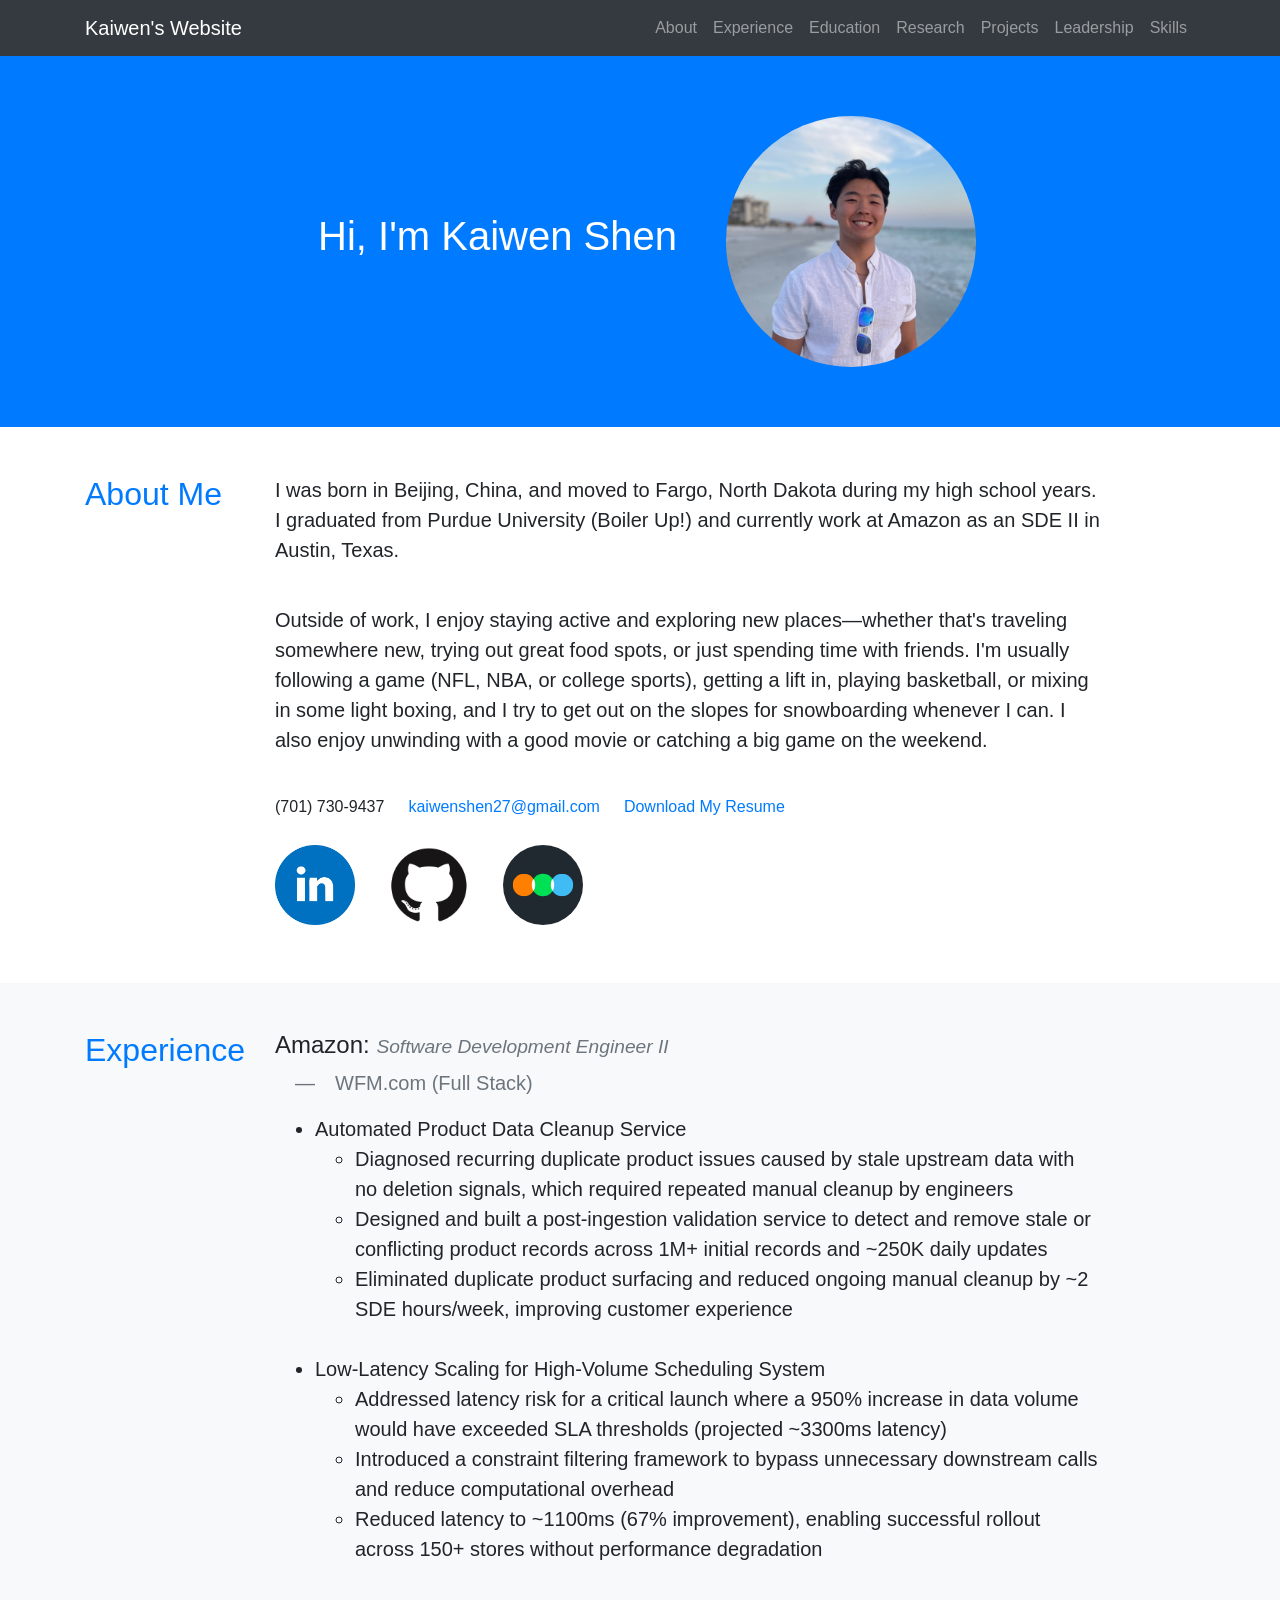
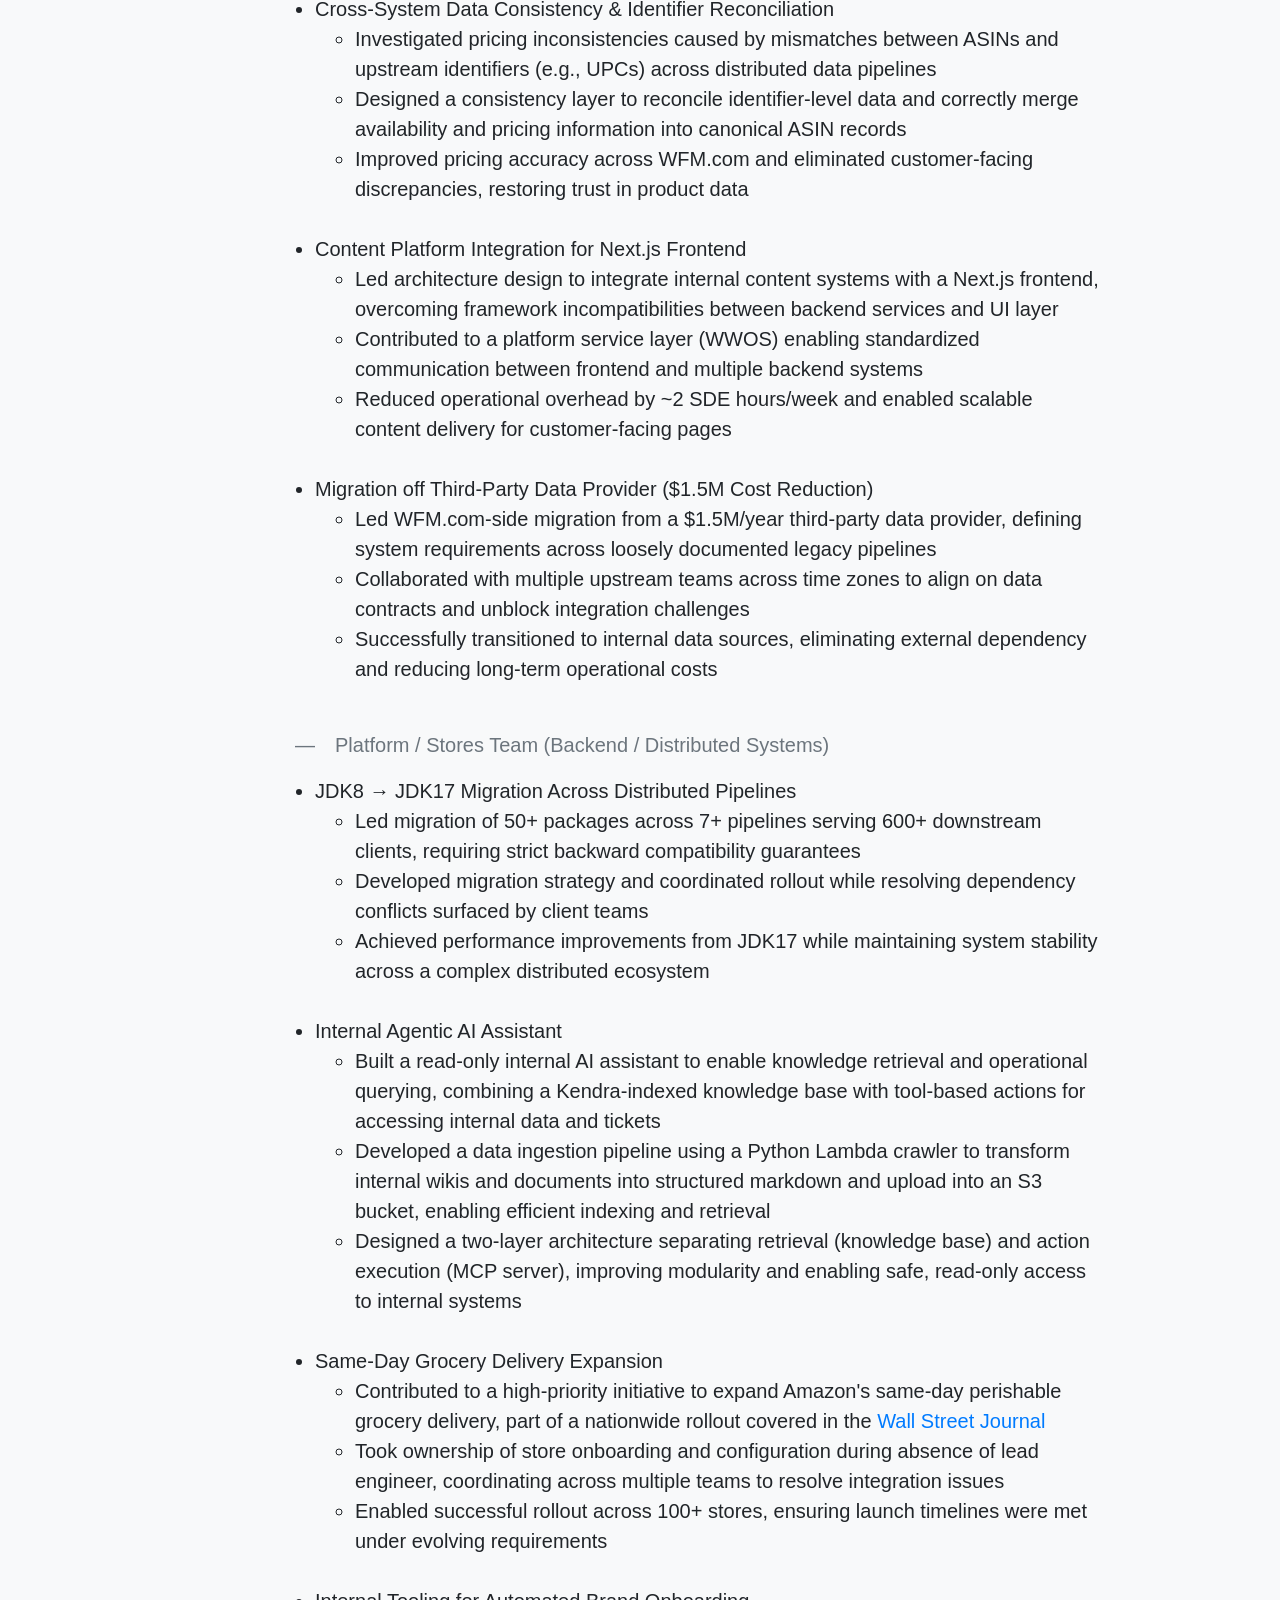
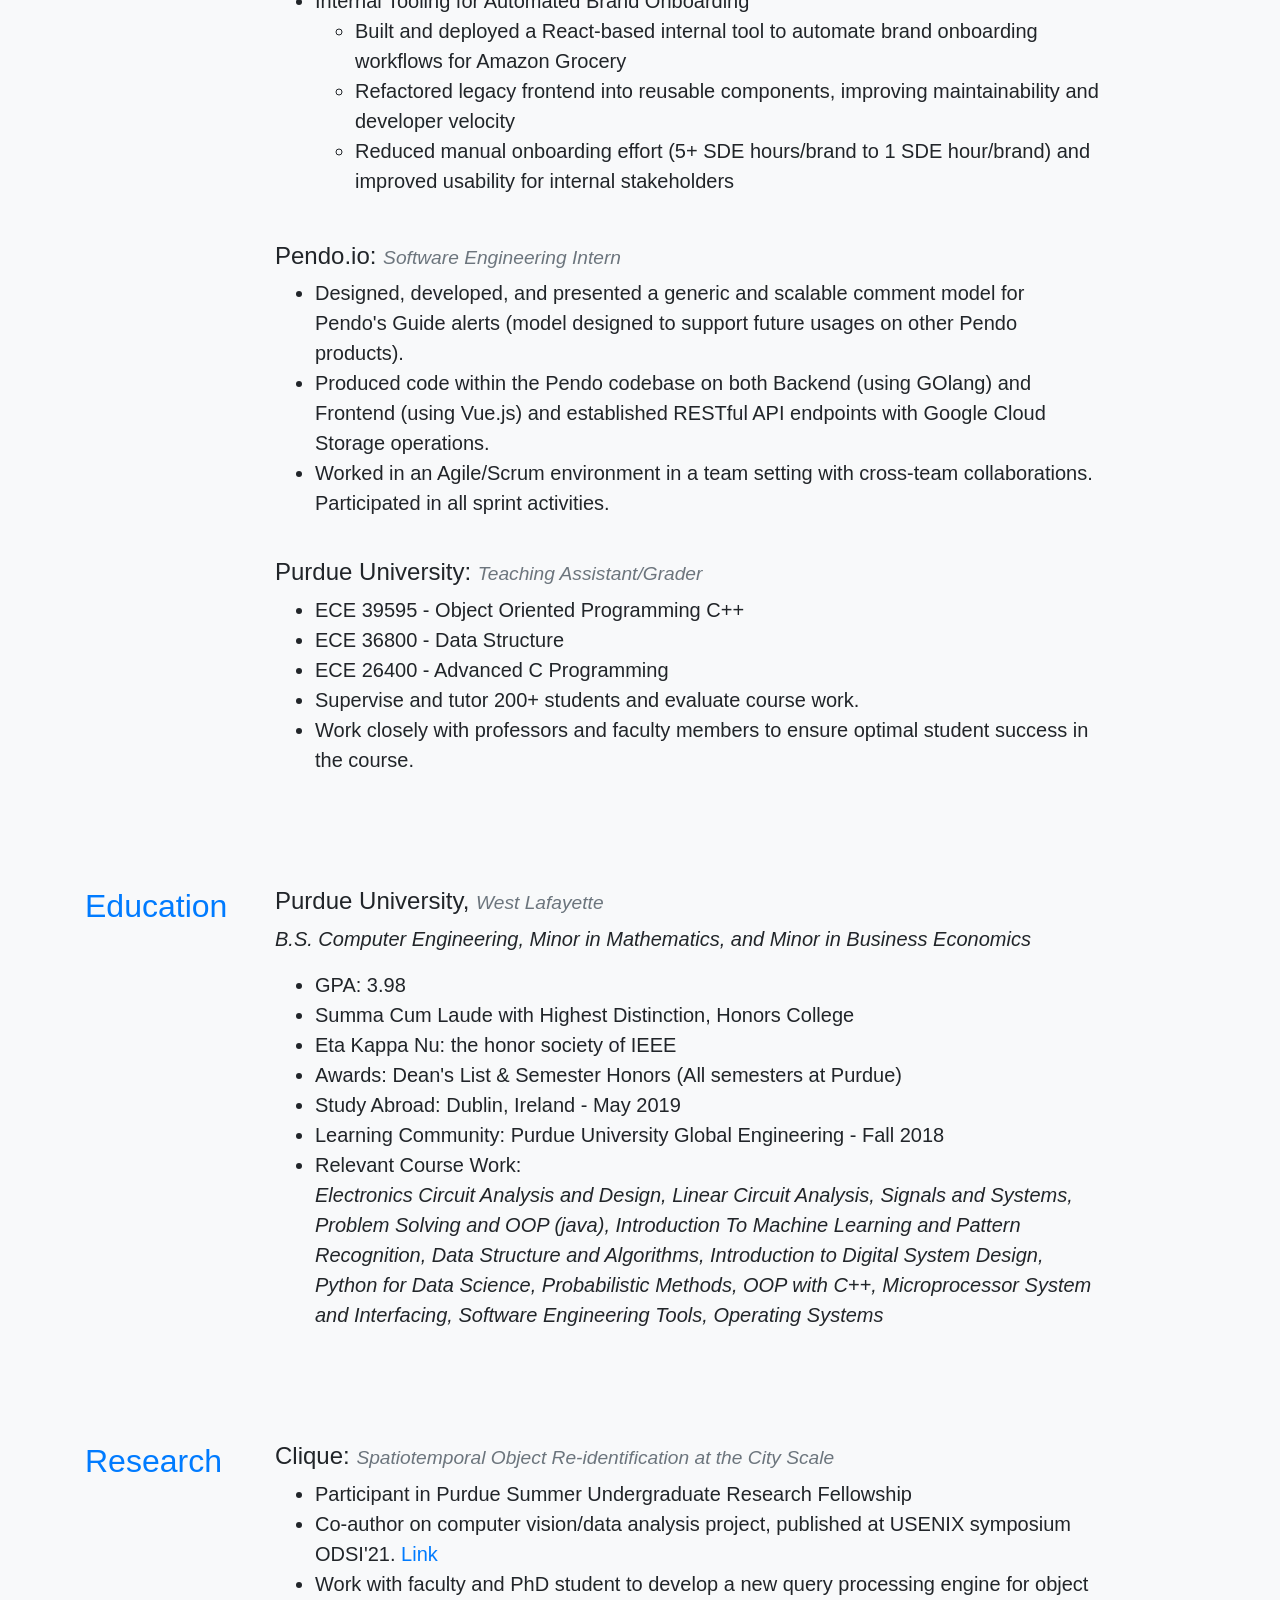
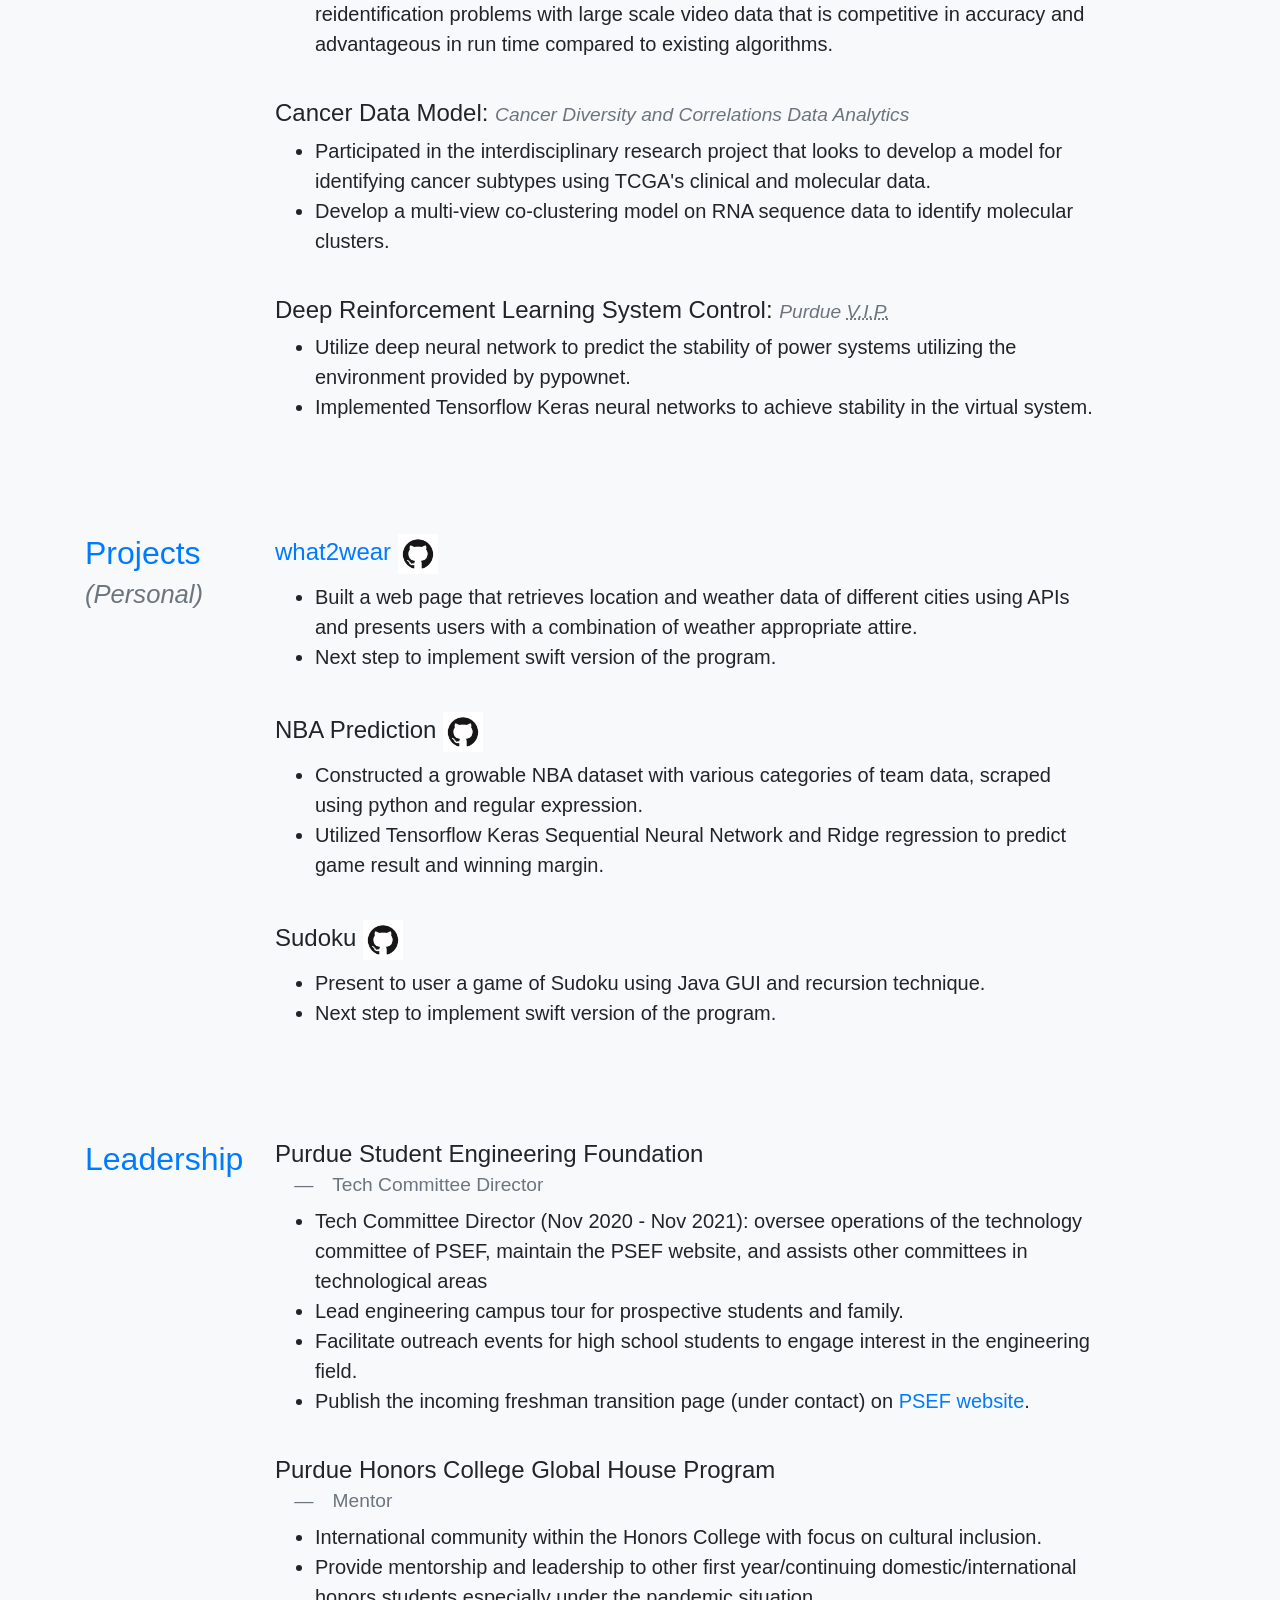
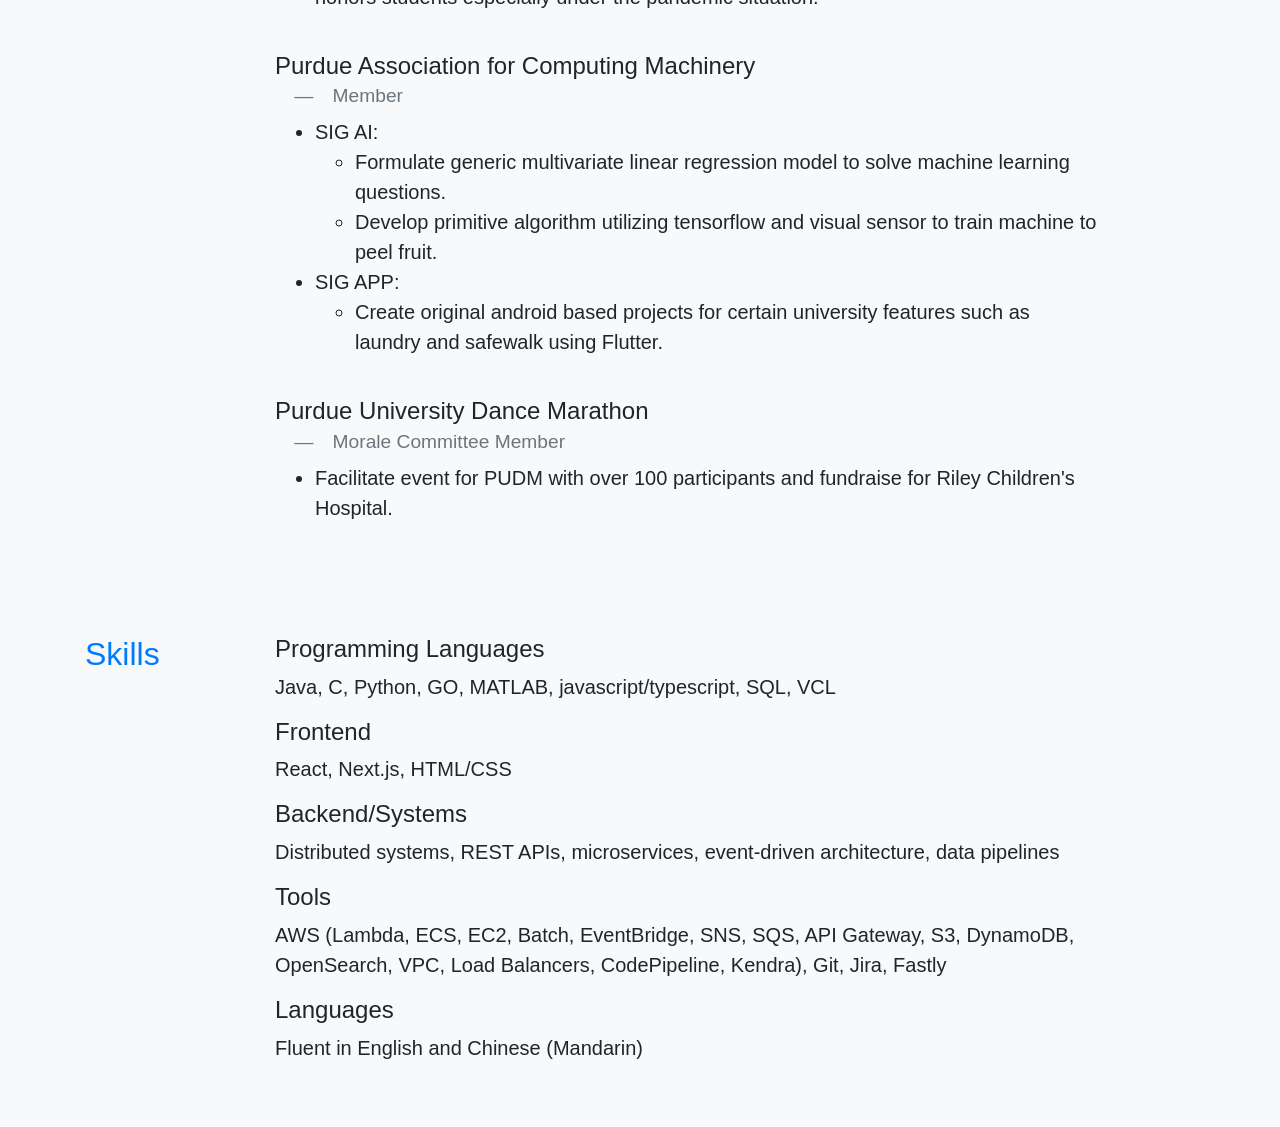
<file: index.html>
<!DOCTYPE html>
<html lang="en">

<head>
  <meta charset="utf-8">
  <meta name="viewport" content="width=device-width, initial-scale=1">
  <meta name="description" content="">
  <meta name="author" content="">
  <title>Kaiwen Shen</title>
  <link rel="icon" type="image/png" href="files/initials.png">
  <link href="style/bootstrap.min.css" rel="stylesheet">
  <link href="style/index.css" rel="stylesheet">
  <link href="style/scrolling-nav.css" rel="stylesheet">
</head>

<body id="page-top">
  <div id="nav"></div>
  <div id="header"></div>
  <div id="about"></div>
  <div id="experience"></div>
  <div id="education"></div>
  <div id="research"></div>
  <div id="projects"></div>
  <div id="leadership"></div>
  <div id="skills"></div>

  <script src="script/jquery.min.js"></script>
  <script src="script/bootstrap.bundle.min.js"></script>
  <script src="script/jquery.easing.min.js"></script>
  <script>
    const partials = ['nav', 'header', 'about', 'experience', 'education','research', 'projects', 'leadership', 'skills'];
    Promise.all(
      partials.map(name =>
        fetch(`sections/${name}.html`)
          .then(r => r.text())
          .then(html => document.getElementById(name).innerHTML = html)
      )
    ).then(() => {
      const script = document.createElement('script');
      script.src = 'script/scrolling-nav.js';
      document.body.appendChild(script);
    });
  </script>
</body>

</html>
</file>
<file: style/index.css>
body, html{
    margin:0;
    padding:0;
    width: 100vw;
    overflow-x: hidden;
}

.header-container {
    display: flex;
    flex-direction: row;
    align-items: center;
    justify-content: center;
}

h1.intro {
    padding-right: 2rem;
    margin: 0;
    width: 19ch;
    flex-shrink: 0;
}

.typing {
    display: inline-block;
    overflow: hidden;
    white-space: nowrap;

    border-right: 3px solid white;
    width: 0;

    animation:
        typing 1.8s steps(19, end) forwards,
        blink 0.3s step-end 5 forwards;
}

@keyframes typing {
    from { width: 0; }
    to { width: 100%; }
}

@keyframes blink {
    0%, 100% { border-color: transparent; }
    50% { border-color: white; }
}

@media (max-width: 768px) {
    .header-container {
        flex-direction: column;
    }

    h1.intro {
        padding-right: 0;
        white-space: normal;
        width: auto;
        animation: none;
        border-right: none;
    }

    img {
        max-width: 60%;
    }
}
</file>
<file: style/scrolling-nav.css>
/*!
 * Start Bootstrap - Scrolling Nav (https://startbootstrap.com/template-overviews/scrolling-nav)
 * Copyright 2013-2019 Start Bootstrap
 * Licensed under MIT (https://github.com/BlackrockDigital/startbootstrap-scrolling-nav/blob/master/LICENSE)
 */
header {
  padding: 116px 0 60px;
}

section {
  padding: 3rem 1rem;
}
</file>
